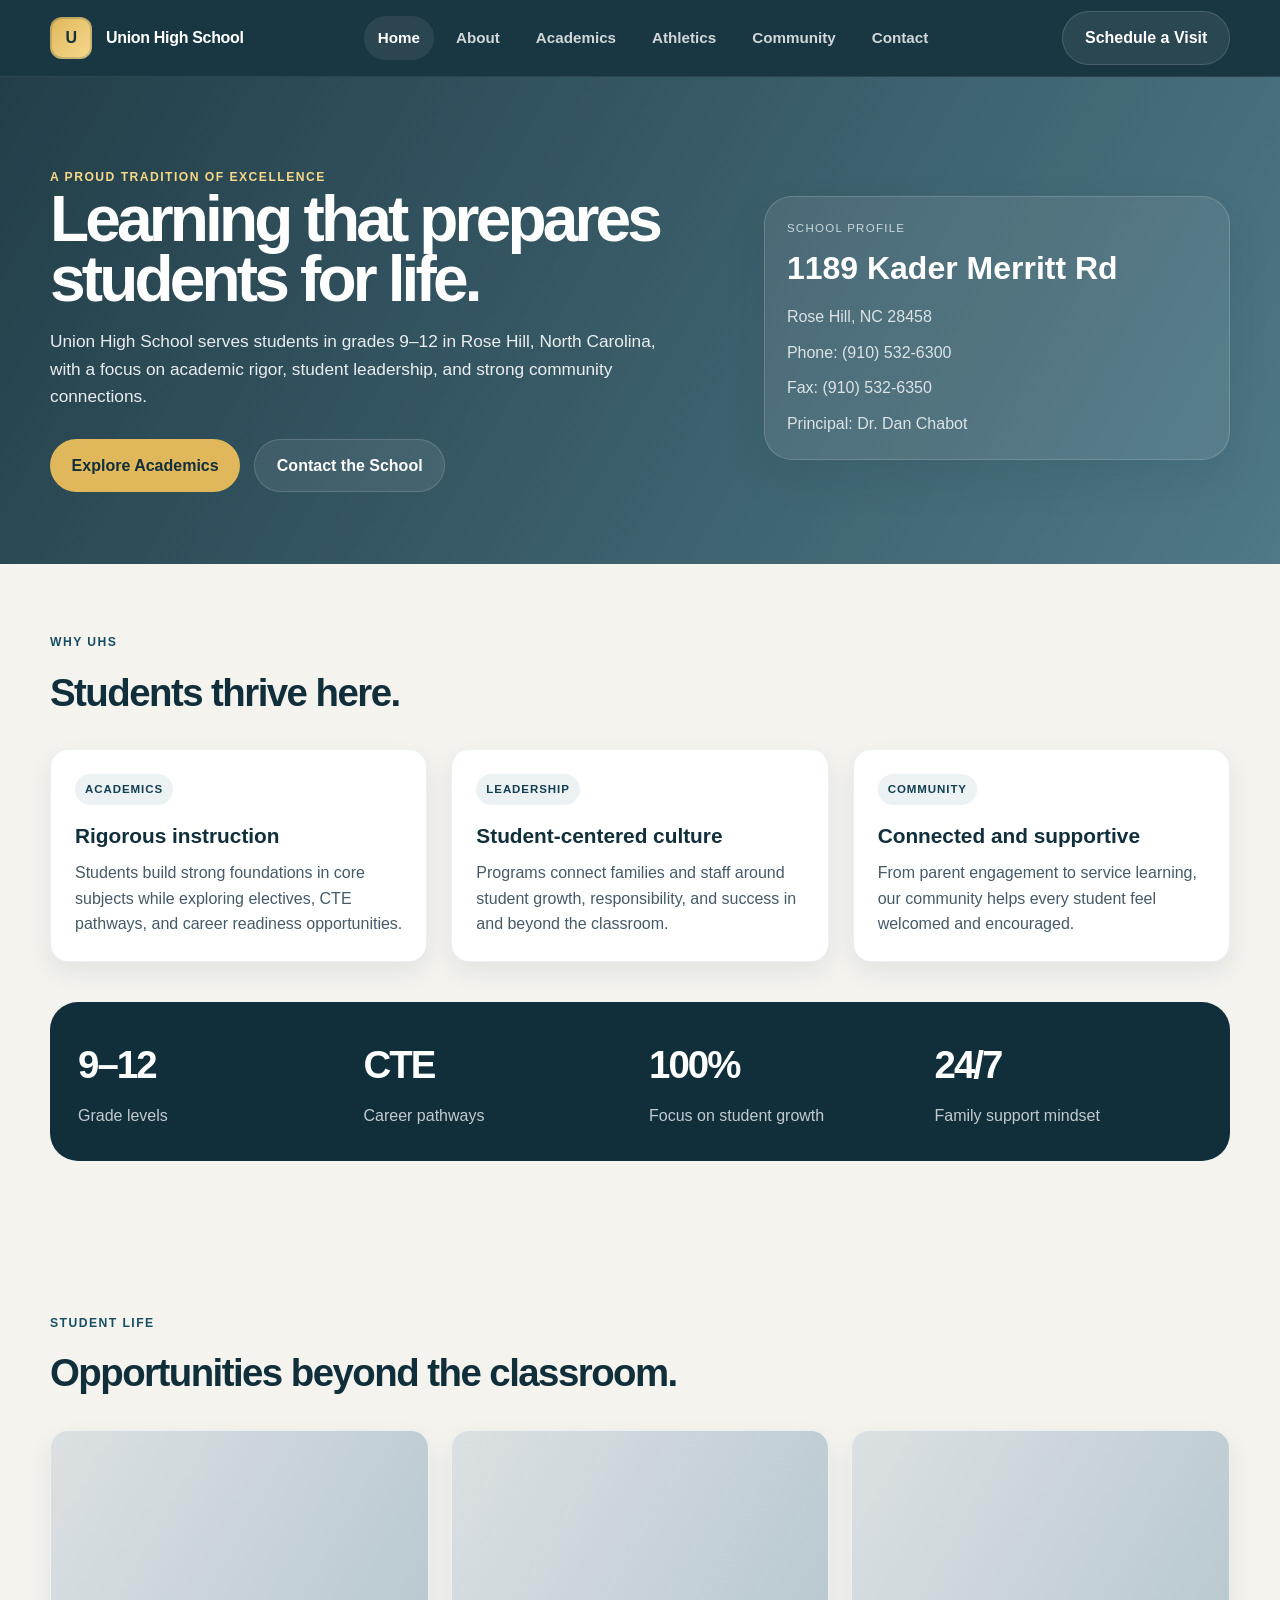
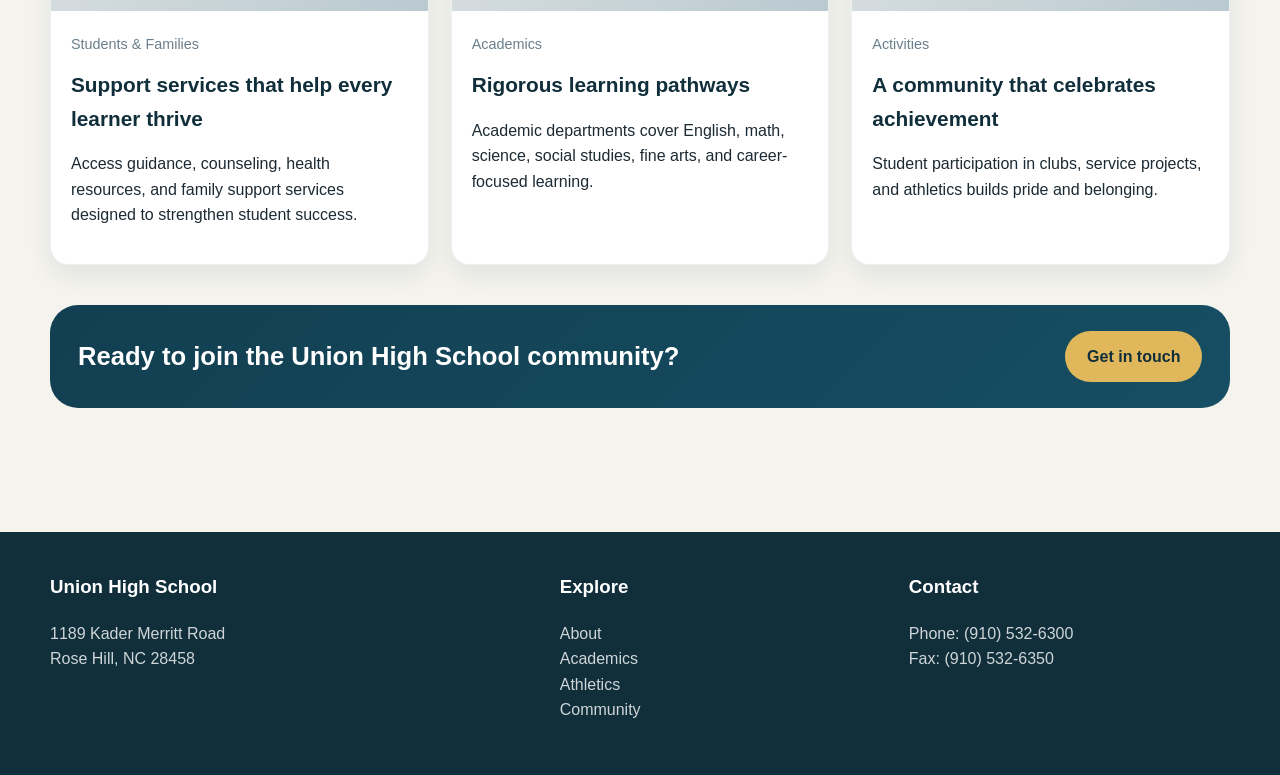
<file: index.html>
<!DOCTYPE html>
<html lang="en">
<head>
  <meta charset="UTF-8" />
  <meta name="viewport" content="width=device-width, initial-scale=1.0" />
  <title>Union High School | Home</title>
  <meta name="description" content="Union High School in Rose Hill, North Carolina." />
  <link rel="stylesheet" href="styles.css" />
</head>
<body>
  <header class="site-header">
    <div class="container header-inner">
      <a href="index.html" class="brand" aria-label="Union High School home">
        <span class="brand-mark">U</span>
        <span>Union High School</span>
      </a>

      <nav class="main-nav" aria-label="Main navigation">
        <a class="active" href="index.html">Home</a>
        <a href="about.html">About</a>
        <a href="academics.html">Academics</a>
        <a href="athletics.html">Athletics</a>
        <a href="community.html">Community</a>
        <a href="contact.html">Contact</a>
      </nav>

      <div class="header-actions">
        <a class="btn btn-secondary" href="contact.html">Schedule a Visit</a>
      </div>
    </div>
  </header>

  <main>
    <section class="hero">
      <div class="container hero-inner">
        <div>
          <span class="kicker">A proud tradition of excellence</span>
          <h1>Learning that prepares students for life.</h1>
          <p>
            Union High School serves students in grades 9–12 in Rose Hill, North Carolina,
            with a focus on academic rigor, student leadership, and strong community connections.
          </p>
          <div class="hero-actions">
            <a class="btn btn-primary" href="academics.html">Explore Academics</a>
            <a class="btn btn-secondary" href="contact.html">Contact the School</a>
          </div>
        </div>

        <div class="hero-card">
          <div class="small-label">School Profile</div>
          <strong>1189 Kader Merritt Rd</strong>
          <div class="meta">Rose Hill, NC 28458</div>
          <div class="meta">Phone: (910) 532-6300</div>
          <div class="meta">Fax: (910) 532-6350</div>
          <div class="meta">Principal: Dr. Dan Chabot</div>
        </div>
      </div>
    </section>

    <section class="page-shell">
      <div class="container">
        <div class="section-head">
          <span class="kicker">Why UHS</span>
          <h2>Students thrive here.</h2>
        </div>

        <div class="grid-3">
          <div class="card">
            <span class="pill">Academics</span>
            <h3>Rigorous instruction</h3>
            <p>Students build strong foundations in core subjects while exploring electives, CTE pathways, and career readiness opportunities.</p>
          </div>

          <div class="card">
            <span class="pill">Leadership</span>
            <h3>Student-centered culture</h3>
            <p>Programs connect families and staff around student growth, responsibility, and success in and beyond the classroom.</p>
          </div>

          <div class="card">
            <span class="pill">Community</span>
            <h3>Connected and supportive</h3>
            <p>From parent engagement to service learning, our community helps every student feel welcomed and encouraged.</p>
          </div>
        </div>

        <div class="stats-band">
          <div class="stats-grid">
            <div class="stat-box">
              <strong>9–12</strong>
              <span>Grade levels</span>
            </div>
            <div class="stat-box">
              <strong>CTE</strong>
              <span>Career pathways</span>
            </div>
            <div class="stat-box">
              <strong>100%</strong>
              <span>Focus on student growth</span>
            </div>
            <div class="stat-box">
              <strong>24/7</strong>
              <span>Family support mindset</span>
            </div>
          </div>
        </div>
      </div>
    </section>

    <section class="page-shell">
      <div class="container">
        <div class="section-head">
          <span class="kicker">Student life</span>
          <h2>Opportunities beyond the classroom.</h2>
        </div>

        <div class="news-grid">
          <div class="news-item">
            <div class="news-visual"></div>
            <div class="body">
              <time>Students & Families</time>
              <h3>Support services that help every learner thrive</h3>
              <p>Access guidance, counseling, health resources, and family support services designed to strengthen student success.</p>
            </div>
          </div>

          <div class="news-item">
            <div class="news-visual" style="background:
              linear-gradient(120deg, rgba(16, 47, 59, 0.15), rgba(22, 78, 99, 0.3)),
              url('https://images.unsplash.com/photo-1503676260728-1c00da094a3d?auto=format&fit=crop&w=1200&q=80') center/cover no-repeat;"></div>
            <div class="body">
              <time>Academics</time>
              <h3>Rigorous learning pathways</h3>
              <p>Academic departments cover English, math, science, social studies, fine arts, and career-focused learning.</p>
            </div>
          </div>

          <div class="news-item">
            <div class="news-visual" style="background:
              linear-gradient(120deg, rgba(16, 47, 59, 0.15), rgba(22, 78, 99, 0.3)),
              url('https://images.unsplash.com/photo-1541534401786-8b5f6dc1f1ce?auto=format&fit=crop&w=1200&q=80') center/cover no-repeat;"></div>
            <div class="body">
              <time>Activities</time>
              <h3>A community that celebrates achievement</h3>
              <p>Student participation in clubs, service projects, and athletics builds pride and belonging.</p>
            </div>
          </div>
        </div>

        <div class="mini-banner">
          <h3>Ready to join the Union High School community?</h3>
          <a class="btn btn-primary" href="contact.html">Get in touch</a>
        </div>
      </div>
    </section>
  </main>

  <footer class="site-footer">
    <div class="container footer-inner">
      <div>
        <h3>Union High School</h3>
        <p>1189 Kader Merritt Road<br />Rose Hill, NC 28458</p>
      </div>
      <div>
        <h3>Explore</h3>
        <a href="about.html">About</a><br />
        <a href="academics.html">Academics</a><br />
        <a href="athletics.html">Athletics</a><br />
        <a href="community.html">Community</a>
      </div>
      <div>
        <h3>Contact</h3>
        <p>Phone: (910) 532-6300<br />Fax: (910) 532-6350</p>
      </div>
    </div>
  </footer>
</body>
</html>
</file>
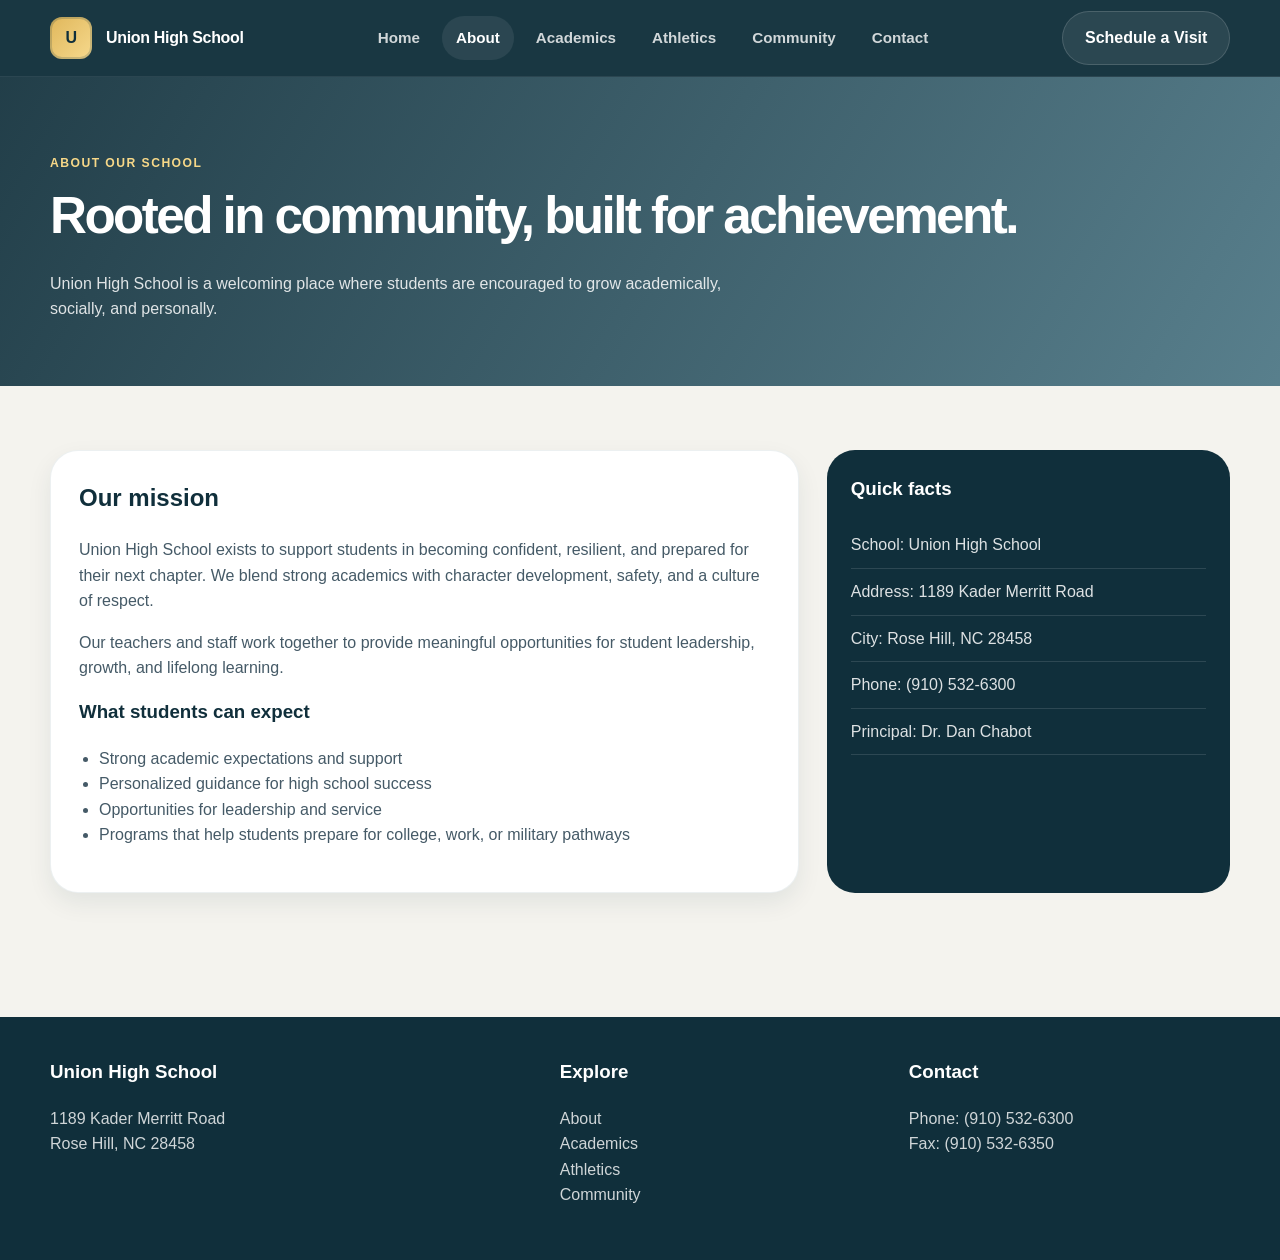
<file: about.html>
<!DOCTYPE html>
<html lang="en">
<head>
  <meta charset="UTF-8" />
  <meta name="viewport" content="width=device-width, initial-scale=1.0" />
  <title>About | Union High School</title>
  <link rel="stylesheet" href="styles.css" />
</head>
<body>
  <header class="site-header">
    <div class="container header-inner">
      <a href="index.html" class="brand" aria-label="Union High School home">
        <span class="brand-mark">U</span>
        <span>Union High School</span>
      </a>

      <nav class="main-nav" aria-label="Main navigation">
        <a href="index.html">Home</a>
        <a class="active" href="about.html">About</a>
        <a href="academics.html">Academics</a>
        <a href="athletics.html">Athletics</a>
        <a href="community.html">Community</a>
        <a href="contact.html">Contact</a>
      </nav>

      <div class="header-actions">
        <a class="btn btn-secondary" href="contact.html">Schedule a Visit</a>
      </div>
    </div>
  </header>

  <main>
    <section class="page-hero">
      <div class="container">
        <span class="kicker">About our school</span>
        <h1>Rooted in community, built for achievement.</h1>
        <p>Union High School is a welcoming place where students are encouraged to grow academically, socially, and personally.</p>
      </div>
    </section>

    <section class="page-shell">
      <div class="container content-grid">
        <article class="article">
          <h2>Our mission</h2>
          <p>Union High School exists to support students in becoming confident, resilient, and prepared for their next chapter. We blend strong academics with character development, safety, and a culture of respect.</p>
          <p>Our teachers and staff work together to provide meaningful opportunities for student leadership, growth, and lifelong learning.</p>

          <h3>What students can expect</h3>
          <ul>
            <li>Strong academic expectations and support</li>
            <li>Personalized guidance for high school success</li>
            <li>Opportunities for leadership and service</li>
            <li>Programs that help students prepare for college, work, or military pathways</li>
          </ul>
        </article>

        <aside class="info-panel">
          <h3>Quick facts</h3>
          <ul>
            <li>School: Union High School</li>
            <li>Address: 1189 Kader Merritt Road</li>
            <li>City: Rose Hill, NC 28458</li>
            <li>Phone: (910) 532-6300</li>
            <li>Principal: Dr. Dan Chabot</li>
          </ul>
        </aside>
      </div>
    </section>
  </main>

  <footer class="site-footer">
    <div class="container footer-inner">
      <div>
        <h3>Union High School</h3>
        <p>1189 Kader Merritt Road<br />Rose Hill, NC 28458</p>
      </div>
      <div>
        <h3>Explore</h3>
        <a href="about.html">About</a><br />
        <a href="academics.html">Academics</a><br />
        <a href="athletics.html">Athletics</a><br />
        <a href="community.html">Community</a>
      </div>
      <div>
        <h3>Contact</h3>
        <p>Phone: (910) 532-6300<br />Fax: (910) 532-6350</p>
      </div>
    </div>
  </footer>
</body>
</html>
</file>
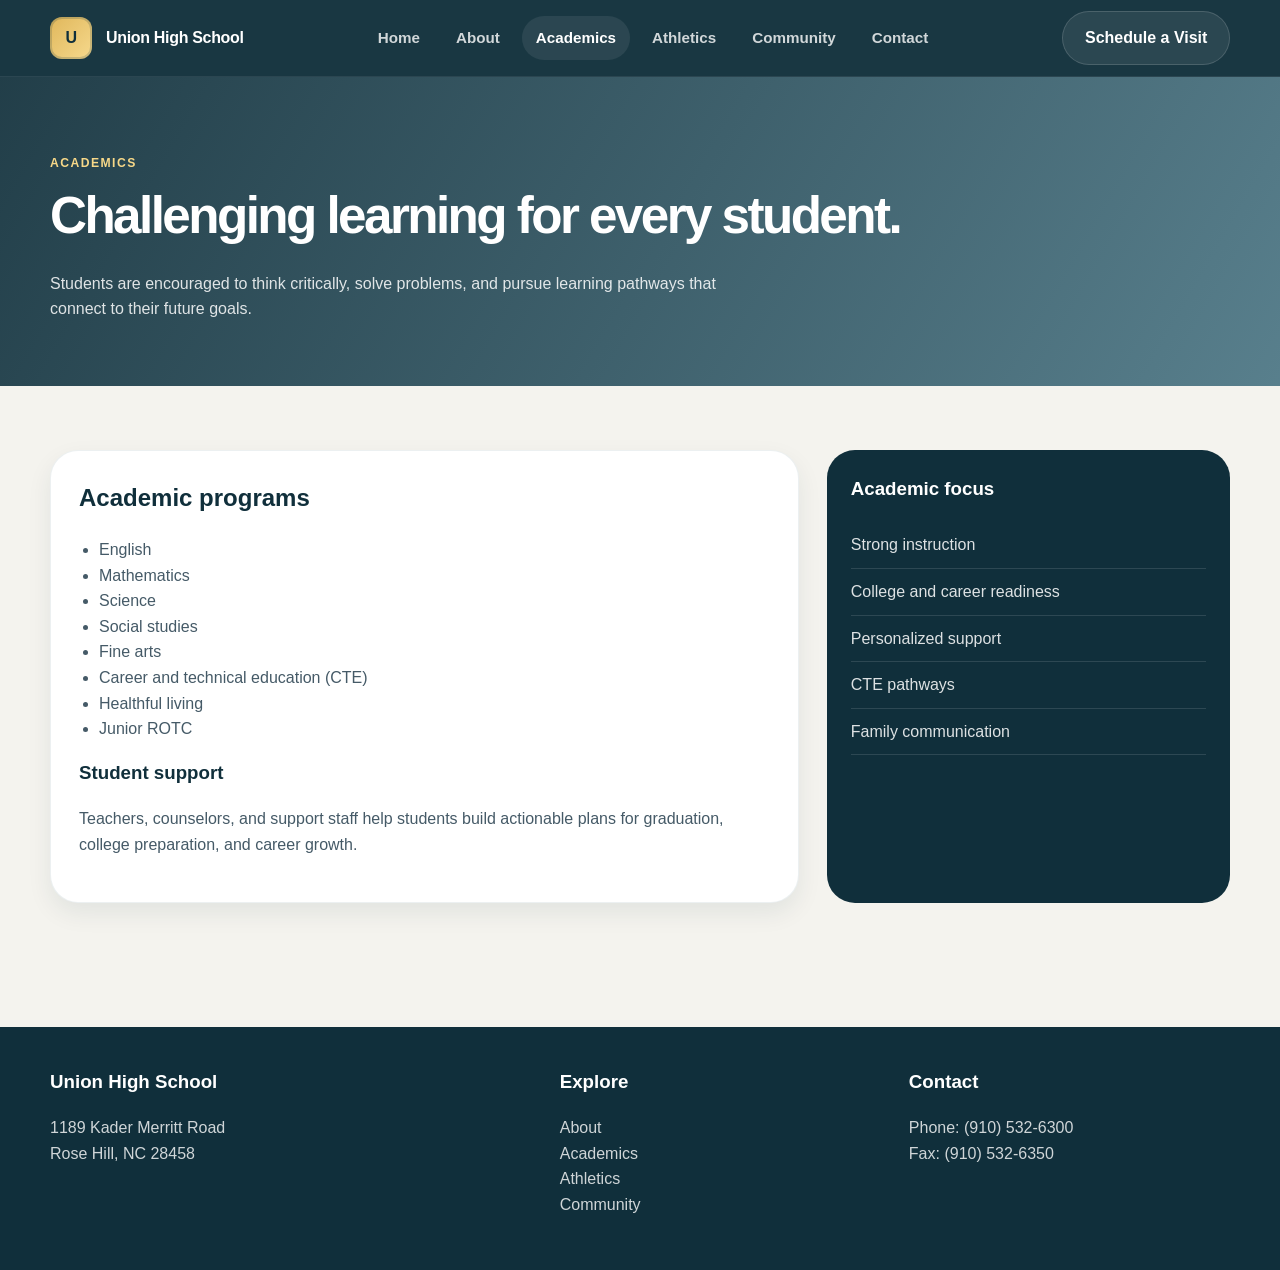
<file: academics.html>
<!DOCTYPE html>
<html lang="en">
<head>
  <meta charset="UTF-8" />
  <meta name="viewport" content="width=device-width, initial-scale=1.0" />
  <title>Academics | Union High School</title>
  <link rel="stylesheet" href="styles.css" />
</head>
<body>
  <header class="site-header">
    <div class="container header-inner">
      <a href="index.html" class="brand" aria-label="Union High School home">
        <span class="brand-mark">U</span>
        <span>Union High School</span>
      </a>

      <nav class="main-nav" aria-label="Main navigation">
        <a href="index.html">Home</a>
        <a href="about.html">About</a>
        <a class="active" href="academics.html">Academics</a>
        <a href="athletics.html">Athletics</a>
        <a href="community.html">Community</a>
        <a href="contact.html">Contact</a>
      </nav>

      <div class="header-actions">
        <a class="btn btn-secondary" href="contact.html">Schedule a Visit</a>
      </div>
    </div>
  </header>

  <main>
    <section class="page-hero">
      <div class="container">
        <span class="kicker">Academics</span>
        <h1>Challenging learning for every student.</h1>
        <p>Students are encouraged to think critically, solve problems, and pursue learning pathways that connect to their future goals.</p>
      </div>
    </section>

    <section class="page-shell">
      <div class="container content-grid">
        <article class="article">
          <h2>Academic programs</h2>
          <ul>
            <li>English</li>
            <li>Mathematics</li>
            <li>Science</li>
            <li>Social studies</li>
            <li>Fine arts</li>
            <li>Career and technical education (CTE)</li>
            <li>Healthful living</li>
            <li>Junior ROTC</li>
          </ul>

          <h3>Student support</h3>
          <p>Teachers, counselors, and support staff help students build actionable plans for graduation, college preparation, and career growth.</p>
        </article>

        <aside class="info-panel">
          <h3>Academic focus</h3>
          <ul>
            <li>Strong instruction</li>
            <li>College and career readiness</li>
            <li>Personalized support</li>
            <li>CTE pathways</li>
            <li>Family communication</li>
          </ul>
        </aside>
      </div>
    </section>
  </main>

  <footer class="site-footer">
    <div class="container footer-inner">
      <div>
        <h3>Union High School</h3>
        <p>1189 Kader Merritt Road<br />Rose Hill, NC 28458</p>
      </div>
      <div>
        <h3>Explore</h3>
        <a href="about.html">About</a><br />
        <a href="academics.html">Academics</a><br />
        <a href="athletics.html">Athletics</a><br />
        <a href="community.html">Community</a>
      </div>
      <div>
        <h3>Contact</h3>
        <p>Phone: (910) 532-6300<br />Fax: (910) 532-6350</p>
      </div>
    </div>
  </footer>
</body>
</html>
</file>
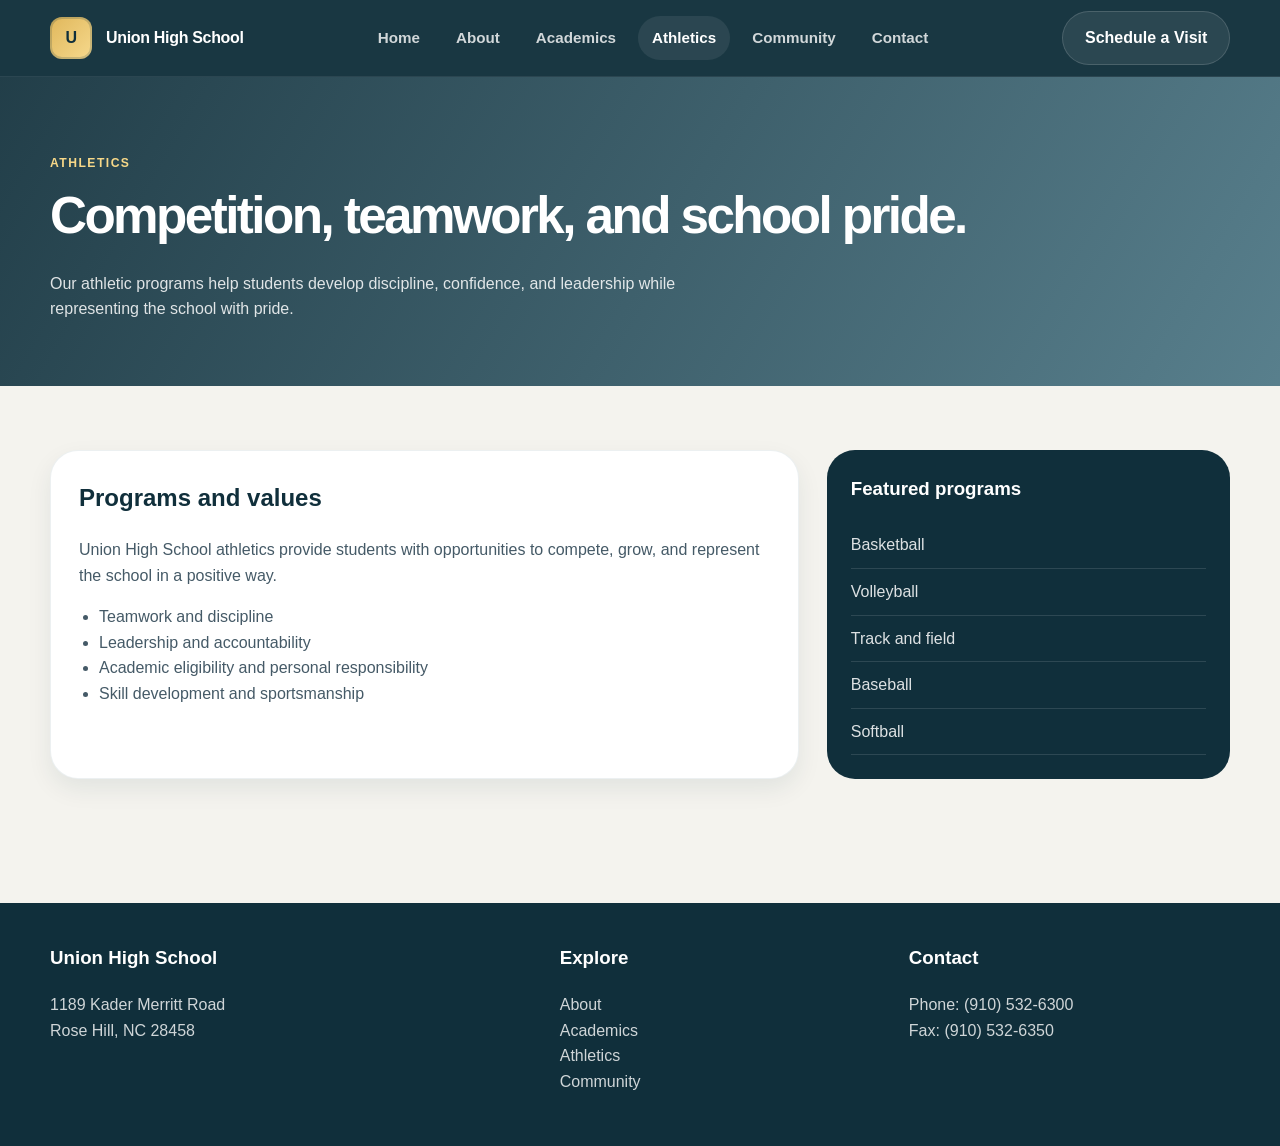
<file: athletics.html>
<!DOCTYPE html>
<html lang="en">
<head>
  <meta charset="UTF-8" />
  <meta name="viewport" content="width=device-width, initial-scale=1.0" />
  <title>Athletics | Union High School</title>
  <link rel="stylesheet" href="styles.css" />
</head>
<body>
  <header class="site-header">
    <div class="container header-inner">
      <a href="index.html" class="brand" aria-label="Union High School home">
        <span class="brand-mark">U</span>
        <span>Union High School</span>
      </a>

      <nav class="main-nav" aria-label="Main navigation">
        <a href="index.html">Home</a>
        <a href="about.html">About</a>
        <a href="academics.html">Academics</a>
        <a class="active" href="athletics.html">Athletics</a>
        <a href="community.html">Community</a>
        <a href="contact.html">Contact</a>
      </nav>

      <div class="header-actions">
        <a class="btn btn-secondary" href="contact.html">Schedule a Visit</a>
      </div>
    </div>
  </header>

  <main>
    <section class="page-hero">
      <div class="container">
        <span class="kicker">Athletics</span>
        <h1>Competition, teamwork, and school pride.</h1>
        <p>Our athletic programs help students develop discipline, confidence, and leadership while representing the school with pride.</p>
      </div>
    </section>

    <section class="page-shell">
      <div class="container content-grid">
        <article class="article">
          <h2>Programs and values</h2>
          <p>Union High School athletics provide students with opportunities to compete, grow, and represent the school in a positive way.</p>
          <ul>
            <li>Teamwork and discipline</li>
            <li>Leadership and accountability</li>
            <li>Academic eligibility and personal responsibility</li>
            <li>Skill development and sportsmanship</li>
          </ul>
        </article>

        <aside class="info-panel">
          <h3>Featured programs</h3>
          <ul>
            <li>Basketball</li>
            <li>Volleyball</li>
            <li>Track and field</li>
            <li>Baseball</li>
            <li>Softball</li>
          </ul>
        </aside>
      </div>
    </section>
  </main>

  <footer class="site-footer">
    <div class="container footer-inner">
      <div>
        <h3>Union High School</h3>
        <p>1189 Kader Merritt Road<br />Rose Hill, NC 28458</p>
      </div>
      <div>
        <h3>Explore</h3>
        <a href="about.html">About</a><br />
        <a href="academics.html">Academics</a><br />
        <a href="athletics.html">Athletics</a><br />
        <a href="community.html">Community</a>
      </div>
      <div>
        <h3>Contact</h3>
        <p>Phone: (910) 532-6300<br />Fax: (910) 532-6350</p>
      </div>
    </div>
  </footer>
</body>
</html>
</file>
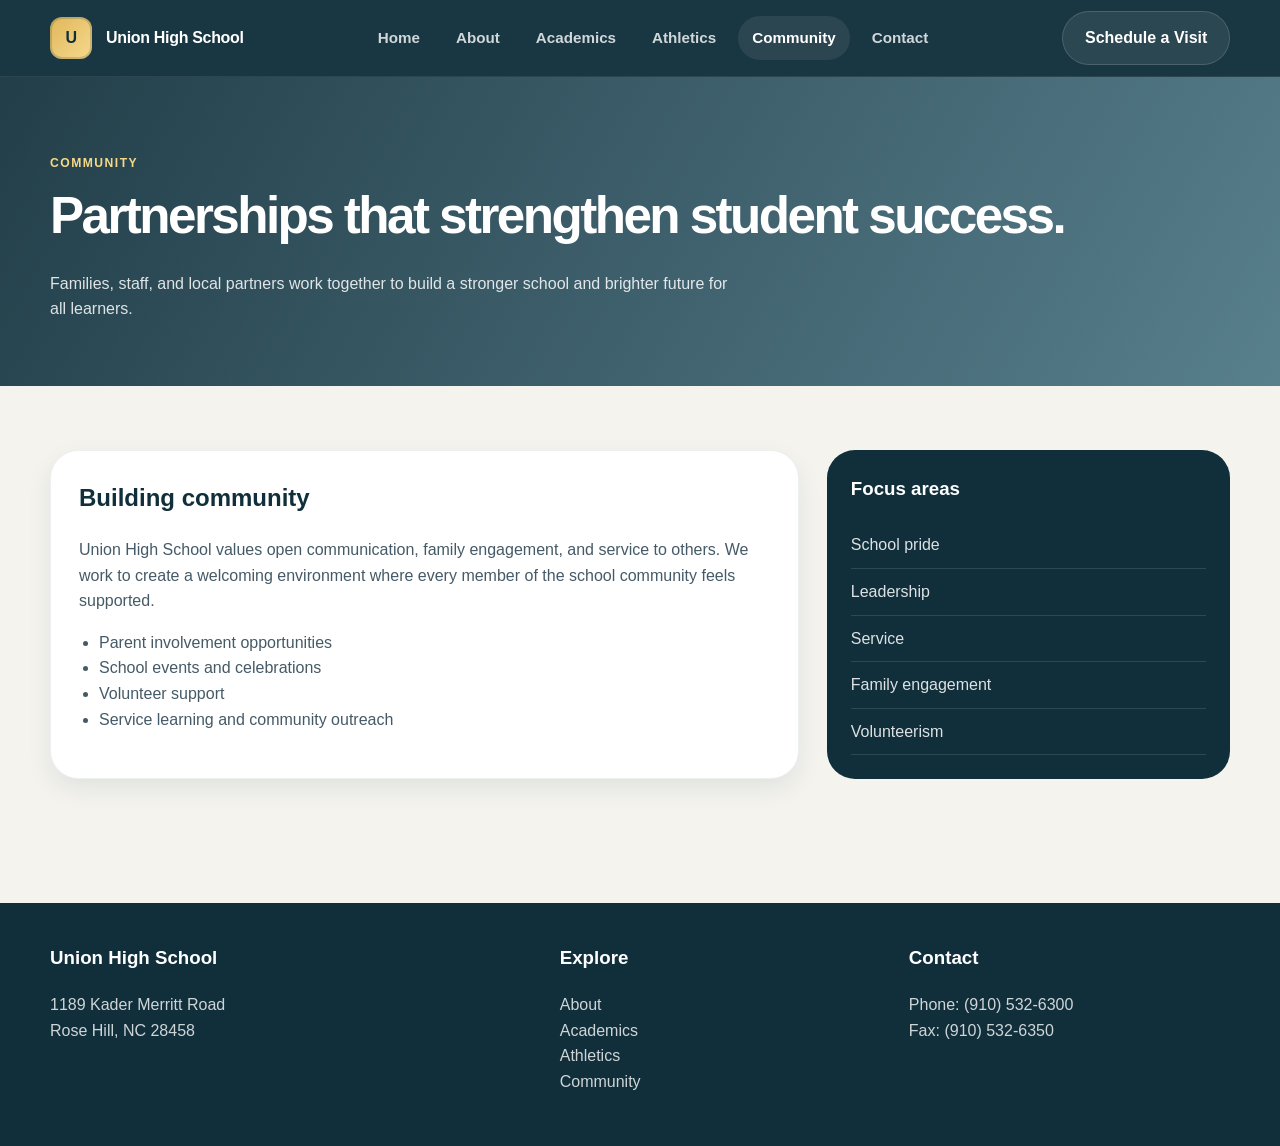
<file: community.html>
<!DOCTYPE html>
<html lang="en">
<head>
  <meta charset="UTF-8" />
  <meta name="viewport" content="width=device-width, initial-scale=1.0" />
  <title>Community | Union High School</title>
  <link rel="stylesheet" href="styles.css" />
</head>
<body>
  <header class="site-header">
    <div class="container header-inner">
      <a href="index.html" class="brand" aria-label="Union High School home">
        <span class="brand-mark">U</span>
        <span>Union High School</span>
      </a>

      <nav class="main-nav" aria-label="Main navigation">
        <a href="index.html">Home</a>
        <a href="about.html">About</a>
        <a href="academics.html">Academics</a>
        <a href="athletics.html">Athletics</a>
        <a class="active" href="community.html">Community</a>
        <a href="contact.html">Contact</a>
      </nav>

      <div class="header-actions">
        <a class="btn btn-secondary" href="contact.html">Schedule a Visit</a>
      </div>
    </div>
  </header>

  <main>
    <section class="page-hero">
      <div class="container">
        <span class="kicker">Community</span>
        <h1>Partnerships that strengthen student success.</h1>
        <p>Families, staff, and local partners work together to build a stronger school and brighter future for all learners.</p>
      </div>
    </section>

    <section class="page-shell">
      <div class="container content-grid">
        <article class="article">
          <h2>Building community</h2>
          <p>Union High School values open communication, family engagement, and service to others. We work to create a welcoming environment where every member of the school community feels supported.</p>
          <ul>
            <li>Parent involvement opportunities</li>
            <li>School events and celebrations</li>
            <li>Volunteer support</li>
            <li>Service learning and community outreach</li>
          </ul>
        </article>

        <aside class="info-panel">
          <h3>Focus areas</h3>
          <ul>
            <li>School pride</li>
            <li>Leadership</li>
            <li>Service</li>
            <li>Family engagement</li>
            <li>Volunteerism</li>
          </ul>
        </aside>
      </div>
    </section>
  </main>

  <footer class="site-footer">
    <div class="container footer-inner">
      <div>
        <h3>Union High School</h3>
        <p>1189 Kader Merritt Road<br />Rose Hill, NC 28458</p>
      </div>
      <div>
        <h3>Explore</h3>
        <a href="about.html">About</a><br />
        <a href="academics.html">Academics</a><br />
        <a href="athletics.html">Athletics</a><br />
        <a href="community.html">Community</a>
      </div>
      <div>
        <h3>Contact</h3>
        <p>Phone: (910) 532-6300<br />Fax: (910) 532-6350</p>
      </div>
    </div>
  </footer>
</body>
</html>
</file>
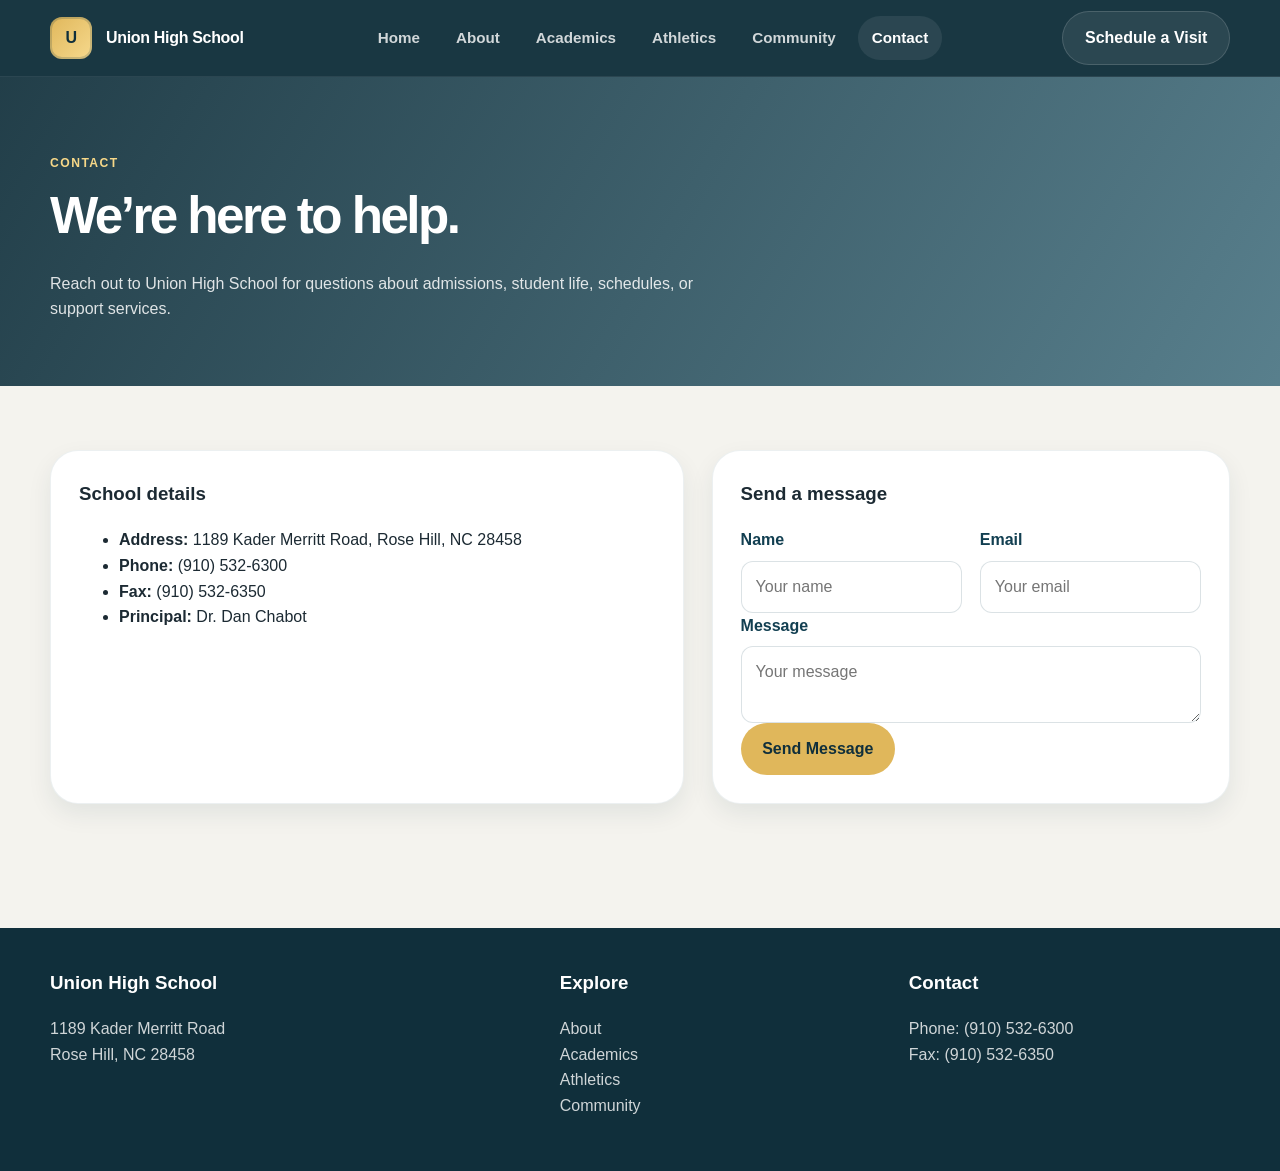
<file: contact.html>
<!DOCTYPE html>
<html lang="en">
<head>
  <meta charset="UTF-8" />
  <meta name="viewport" content="width=device-width, initial-scale=1.0" />
  <title>Contact | Union High School</title>
  <link rel="stylesheet" href="styles.css" />
</head>
<body>
  <header class="site-header">
    <div class="container header-inner">
      <a href="index.html" class="brand" aria-label="Union High School home">
        <span class="brand-mark">U</span>
        <span>Union High School</span>
      </a>

      <nav class="main-nav" aria-label="Main navigation">
        <a href="index.html">Home</a>
        <a href="about.html">About</a>
        <a href="academics.html">Academics</a>
        <a href="athletics.html">Athletics</a>
        <a href="community.html">Community</a>
        <a class="active" href="contact.html">Contact</a>
      </nav>

      <div class="header-actions">
        <a class="btn btn-secondary" href="contact.html">Schedule a Visit</a>
      </div>
    </div>
  </header>

  <main>
    <section class="page-hero">
      <div class="container">
        <span class="kicker">Contact</span>
        <h1>We’re here to help.</h1>
        <p>Reach out to Union High School for questions about admissions, student life, schedules, or support services.</p>
      </div>
    </section>

    <section class="page-shell">
      <div class="container contact-layout">
        <div class="contact-card">
          <h3>School details</h3>
          <ul>
            <li><strong>Address:</strong> 1189 Kader Merritt Road, Rose Hill, NC 28458</li>
            <li><strong>Phone:</strong> (910) 532-6300</li>
            <li><strong>Fax:</strong> (910) 532-6350</li>
            <li><strong>Principal:</strong> Dr. Dan Chabot</li>
          </ul>
        </div>

        <div class="form-card">
          <h3>Send a message</h3>
          <form>
            <div class="form-grid">
              <div class="field">
                <label for="name">Name</label>
                <input id="name" type="text" name="name" placeholder="Your name" />
              </div>
              <div class="field">
                <label for="email">Email</label>
                <input id="email" type="email" name="email" placeholder="Your email" />
              </div>
            </div>

            <div class="field">
              <label for="message">Message</label>
              <textarea id="message" name="message" placeholder="Your message"></textarea>
            </div>

            <button class="btn btn-primary" type="submit">Send Message</button>
          </form>
        </div>
      </div>
    </section>
  </main>

  <footer class="site-footer">
    <div class="container footer-inner">
      <div>
        <h3>Union High School</h3>
        <p>1189 Kader Merritt Road<br />Rose Hill, NC 28458</p>
      </div>
      <div>
        <h3>Explore</h3>
        <a href="about.html">About</a><br />
        <a href="academics.html">Academics</a><br />
        <a href="athletics.html">Athletics</a><br />
        <a href="community.html">Community</a>
      </div>
      <div>
        <h3>Contact</h3>
        <p>Phone: (910) 532-6300<br />Fax: (910) 532-6350</p>
      </div>
    </div>
  </footer>
</body>
</html>
</file>
<file: styles.css>
:root {
  --navy-900: #102f3b;
  --navy-800: #123f51;
  --navy-700: #164e63;
  --navy-600: #1a607a;
  --gold-500: #d9a441;
  --gold-400: #e0b75b;
  --sand-100: #f4f3ee;
  --sand-200: #ebefef;
  --sand-300: #dfe8eb;
  --text-900: #1c2a33;
  --text-700: #455a67;
  --text-500: #6a7f8d;
  --white: #ffffff;
  --shadow-soft: 0 18px 42px rgba(16, 47, 59, 0.1);
  --shadow-card: 0 10px 25px rgba(16, 47, 59, 0.08);
  --radius-sm: 12px;
  --radius-md: 18px;
  --radius-lg: 28px;
  --container: 1180px;
}

* { box-sizing: border-box; }

html { scroll-behavior: smooth; }

body {
  margin: 0;
  font-family: "Segoe UI", Tahoma, Geneva, Verdana, sans-serif;
  background: var(--sand-100);
  color: var(--text-900);
  line-height: 1.6;
}

img { max-width: 100%; display: block; }

a {
  color: inherit;
  text-decoration: none;
}

button, input, textarea, select {
  font: inherit;
}

.container {
  width: min(var(--container), calc(100% - 32px));
  margin: 0 auto;
}

.site-header {
  position: sticky;
  top: 0;
  z-index: 20;
  background: rgba(16, 47, 59, 0.96);
  backdrop-filter: blur(10px);
  border-bottom: 1px solid rgba(255, 255, 255, 0.08);
}

.header-inner {
  display: flex;
  align-items: center;
  justify-content: space-between;
  min-height: 76px;
  gap: 24px;
}

.brand {
  display: flex;
  align-items: center;
  gap: 14px;
  font-weight: 800;
  letter-spacing: -0.02em;
  color: var(--white);
}

.brand-mark {
  width: 42px;
  height: 42px;
  border-radius: 12px;
  display: grid;
  place-items: center;
  background: linear-gradient(135deg, var(--gold-400), #f6d98d);
  color: var(--navy-900);
  font-weight: 900;
  box-shadow: inset 0 0 0 2px rgba(16, 47, 59, 0.18);
}

.main-nav {
  display: flex;
  align-items: center;
  gap: 8px;
  flex-wrap: wrap;
}

.main-nav a {
  color: rgba(255, 255, 255, 0.8);
  padding: 10px 14px;
  border-radius: 999px;
  font-size: 0.95rem;
  font-weight: 600;
  transition: 0.2s ease;
}

.main-nav a:hover,
.main-nav a.active {
  background: rgba(255, 255, 255, 0.08);
  color: var(--white);
}

.header-actions {
  display: flex;
  align-items: center;
  gap: 12px;
}

.btn {
  display: inline-flex;
  align-items: center;
  justify-content: center;
  border: none;
  border-radius: 999px;
  padding: 0.8rem 1.35rem;
  font-weight: 700;
  transition: 0.2s ease;
  cursor: pointer;
}

.btn-primary {
  background: var(--gold-400);
  color: var(--navy-900);
}

.btn-primary:hover {
  background: var(--gold-500);
}

.btn-secondary {
  background: rgba(255, 255, 255, 0.08);
  color: var(--white);
  border: 1px solid rgba(255, 255, 255, 0.15);
}

.hero {
  background:
    linear-gradient(120deg, rgba(16, 47, 59, 0.92), rgba(22, 78, 99, 0.74)),
    url("https://images.unsplash.com/photo-1523050854058-8df90110c1f7?auto=format&fit=crop&w=1600&q=80") center/cover no-repeat;
  color: var(--white);
  padding: 86px 0 72px;
  position: relative;
}

.hero-inner {
  display: grid;
  grid-template-columns: 1.45fr 1fr;
  gap: 38px;
  align-items: center;
}

.kicker {
  display: inline-flex;
  align-items: center;
  gap: 8px;
  font-size: 0.76rem;
  letter-spacing: 0.12em;
  text-transform: uppercase;
  font-weight: 800;
  color: #f7d888;
}

.hero h1 {
  margin: 0 0 18px;
  font-size: clamp(2.5rem, 5vw, 5rem);
  line-height: 0.95;
  letter-spacing: -0.06em;
}

.hero p {
  margin: 0 0 28px;
  max-width: 620px;
  font-size: 1.08rem;
  color: rgba(255, 255, 255, 0.9);
}

.hero-actions {
  display: flex;
  flex-wrap: wrap;
  gap: 14px;
}

.hero-card {
  background: rgba(255, 255, 255, 0.08);
  border: 1px solid rgba(255, 255, 255, 0.16);
  border-radius: var(--radius-lg);
  padding: 22px;
  box-shadow: var(--shadow-soft);
}

.hero-card .small-label {
  font-size: 0.72rem;
  text-transform: uppercase;
  letter-spacing: 0.11em;
  color: rgba(255, 255, 255, 0.72);
}

.hero-card strong {
  display: block;
  font-size: 2rem;
  margin-top: 6px;
  color: var(--white);
}

.hero-card .meta {
  margin-top: 10px;
  color: rgba(255, 255, 255, 0.8);
}

.page-shell {
  padding: 64px 0 84px;
}

.section-head {
  margin-bottom: 26px;
}

.section-head .kicker {
  color: var(--navy-700);
}

.section-head h2 {
  margin: 8px 0 0;
  font-size: clamp(2rem, 3vw, 2.8rem);
  letter-spacing: -0.04em;
  color: var(--navy-900);
}

.grid-3, .grid-4 {
  display: grid;
  gap: 24px;
}

.grid-3 { grid-template-columns: repeat(3, minmax(0, 1fr)); }
.grid-4 { grid-template-columns: repeat(4, minmax(0, 1fr)); }

.card {
  background: var(--white);
  border-radius: var(--radius-md);
  border: 1px solid rgba(18, 63, 81, 0.08);
  box-shadow: var(--shadow-card);
  padding: 24px;
}

.card h3 {
  margin: 0 0 8px;
  font-size: 1.3rem;
  color: var(--navy-900);
}

.card p {
  margin: 0;
  color: var(--text-700);
}

.card .pill {
  display: inline-flex;
  align-items: center;
  padding: 6px 10px;
  border-radius: 999px;
  background: rgba(22, 78, 99, 0.08);
  color: var(--navy-800);
  font-size: 0.72rem;
  font-weight: 800;
  letter-spacing: 0.08em;
  text-transform: uppercase;
  margin-bottom: 14px;
}

.stats-band {
  background: var(--navy-900);
  color: var(--white);
  border-radius: var(--radius-lg);
  padding: 32px 28px;
  margin-top: 40px;
}

.stats-grid {
  display: grid;
  grid-template-columns: repeat(4, minmax(0, 1fr));
  gap: 18px;
}

.stat-box strong {
  display: block;
  font-size: clamp(1.8rem, 3vw, 2.8rem);
  letter-spacing: -0.05em;
}

.stat-box span {
  display: block;
  margin-top: 8px;
  color: rgba(255, 255, 255, 0.75);
}

.news-grid {
  display: grid;
  grid-template-columns: repeat(3, minmax(0, 1fr));
  gap: 22px;
}

.news-item {
  background: var(--white);
  border-radius: var(--radius-md);
  border: 1px solid rgba(18, 63, 81, 0.08);
  overflow: hidden;
  box-shadow: var(--shadow-card);
}

.news-visual {
  height: 180px;
  background:
    linear-gradient(120deg, rgba(16, 47, 59, 0.15), rgba(22, 78, 99, 0.3)),
    url("https://images.unsplash.com/photo-1503676260728-1c00da094a3d?auto=format&fit=crop&w=1200&q=80") center/cover no-repeat;
}

.news-item .body {
  padding: 20px;
}

.news-item time {
  color: var(--text-500);
  font-size: 0.9rem;
}

.news-item h3 {
  margin: 12px 0 8px;
  font-size: 1.3rem;
  color: var(--navy-900);
}

.mini-banner {
  background: linear-gradient(135deg, var(--navy-800), var(--navy-700));
  color: var(--white);
  border-radius: var(--radius-lg);
  padding: 26px 28px;
  margin-top: 40px;
  display: flex;
  align-items: center;
  justify-content: space-between;
  gap: 20px;
}

.mini-banner h3 {
  margin: 0;
  font-size: clamp(1.4rem, 2vw, 2rem);
}

.page-hero {
  background:
    linear-gradient(120deg, rgba(16, 47, 59, 0.92), rgba(22, 78, 99, 0.7)),
    url("https://images.unsplash.com/photo-1522202176988-66273c02a6d8?auto=format&fit=crop&w=1600&q=80") center/cover no-repeat;
  color: var(--white);
  padding: 72px 0 64px;
}

.page-hero h1 {
  margin: 0;
  font-size: clamp(2.3rem, 4vw, 3.5rem);
  letter-spacing: -0.05em;
}

.page-hero p {
  margin: 14px 0 0;
  color: rgba(255, 255, 255, 0.85);
  max-width: 680px;
}

.content-grid {
  display: grid;
  grid-template-columns: 1.3fr 0.7fr;
  gap: 28px;
}

.article {
  background: var(--white);
  border-radius: var(--radius-lg);
  border: 1px solid rgba(18, 63, 81, 0.08);
  box-shadow: var(--shadow-card);
  padding: 28px;
}

.article h2, .article h3 {
  color: var(--navy-900);
  margin-top: 0;
}

.article p, .article li {
  color: var(--text-700);
}

.article ul {
  padding-left: 20px;
}

.info-panel {
  background: var(--navy-900);
  color: var(--white);
  border-radius: var(--radius-lg);
  padding: 24px;
}

.info-panel h3 {
  margin-top: 0;
  color: var(--white);
}

.info-panel ul {
  list-style: none;
  padding: 0;
  margin: 0;
}

.info-panel li {
  padding: 10px 0;
  border-bottom: 1px solid rgba(255, 255, 255, 0.12);
  color: rgba(255, 255, 255, 0.86);
}

.contact-layout {
  display: grid;
  grid-template-columns: 1.1fr 0.9fr;
  gap: 28px;
}

.contact-card, .form-card {
  background: var(--white);
  border-radius: var(--radius-lg);
  border: 1px solid rgba(18, 63, 81, 0.08);
  box-shadow: var(--shadow-card);
  padding: 28px;
}

.contact-card h3, .form-card h3 {
  margin-top: 0;
}

.form-grid {
  display: grid;
  grid-template-columns: 1fr 1fr;
  gap: 18px;
}

.field {
  display: flex;
  flex-direction: column;
  gap: 8px;
}

.field label {
  font-weight: 700;
  color: var(--navy-800);
}

.field input, .field textarea {
  width: 100%;
  border: 1px solid rgba(18, 63, 81, 0.15);
  border-radius: 12px;
  padding: 12px 14px;
  background: #fff;
}

.site-footer {
  background: var(--navy-900);
  color: rgba(255, 255, 255, 0.8);
  padding: 40px 0 52px;
  margin-top: 40px;
}

.footer-inner {
  display: grid;
  grid-template-columns: 1.2fr 0.8fr 0.8fr;
  gap: 28px;
}

.site-footer h3 {
  margin-top: 0;
  color: var(--white);
}

.site-footer a {
  color: rgba(255, 255, 255, 0.8);
}

@media (max-width: 920px) {
  .hero-inner, .content-grid, .contact-layout, .footer-inner {
    grid-template-columns: 1fr;
  }

  .grid-3, .grid-4, .news-grid, .stats-grid {
    grid-template-columns: 1fr 1fr;
  }
}

@media (max-width: 640px) {
  .header-inner {
    flex-wrap: wrap;
    min-height: auto;
    padding: 10px 0;
  }

  .main-nav {
    width: 100%;
    justify-content: center;
  }

  .grid-3, .grid-4, .news-grid, .stats-grid {
    grid-template-columns: 1fr;
  }

  .mini-banner {
    flex-direction: column;
    align-items: flex-start;
  }
}
</file>
